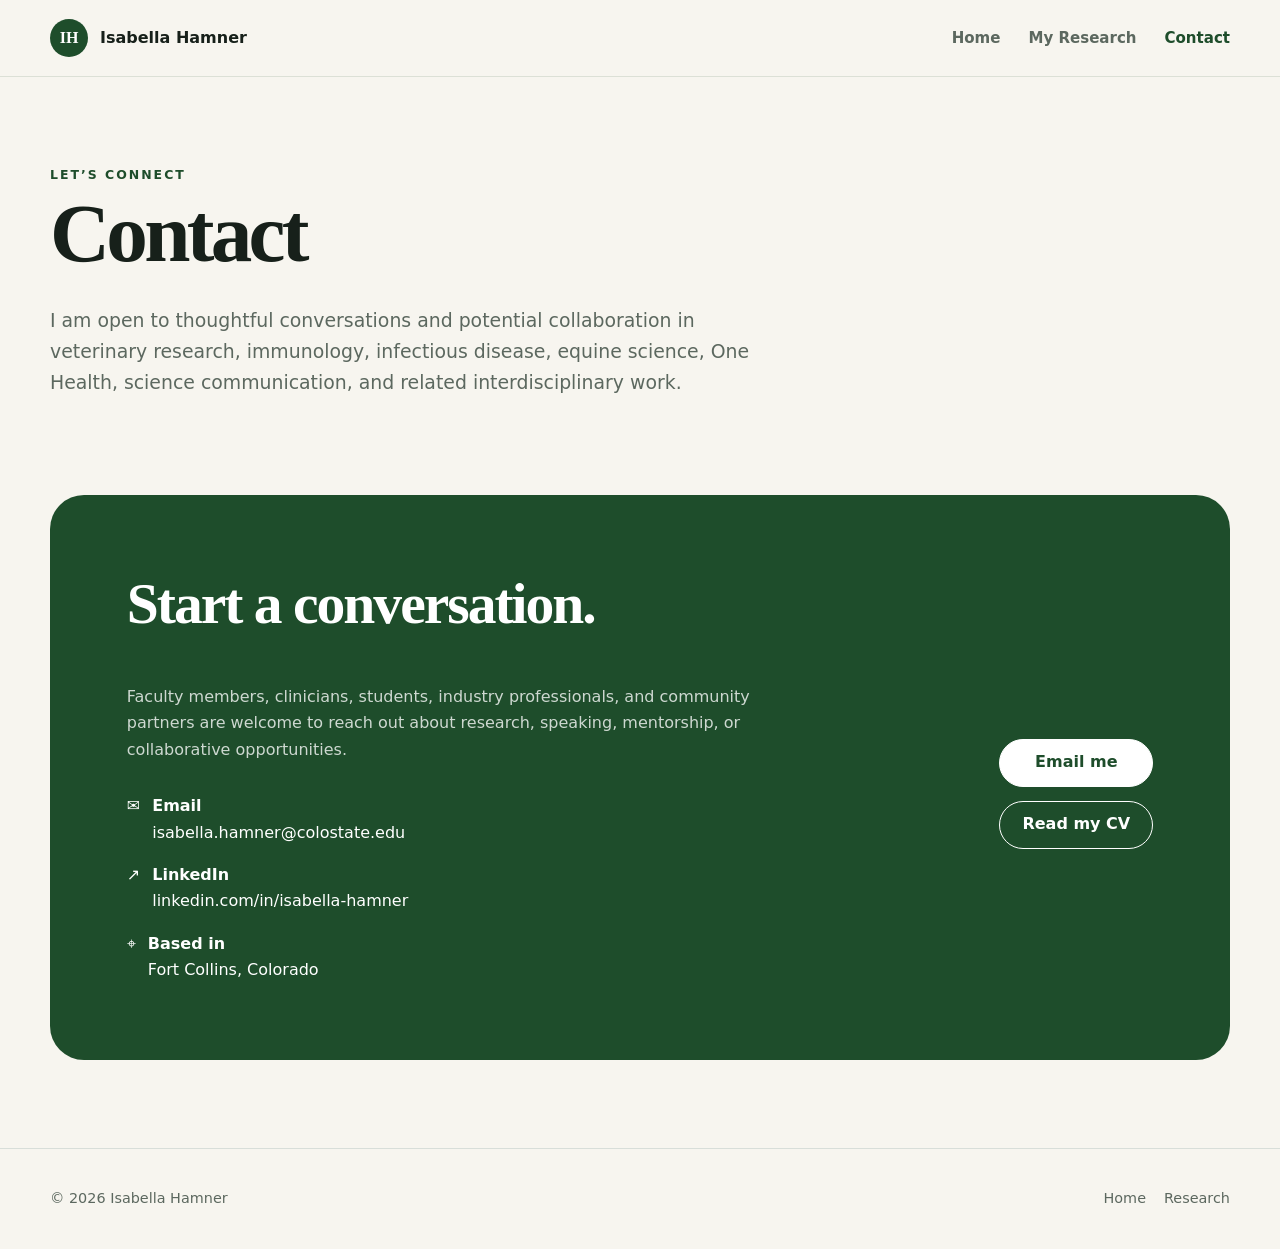
<file: contact.html>
<!doctype html><html lang="en"><head><meta charset="utf-8"><meta name="viewport" content="width=device-width, initial-scale=1"><meta name="description" content="Contact Isabella Hamner about research and collaboration."><title>Contact | Isabella Hamner</title><link rel="stylesheet" href="styles.css"></head><body>
<a class="skip-link" href="#main">Skip to content</a><header class="site-header"><div class="container nav-wrap"><a class="brand" href="index.html"><span class="brand-mark">IH</span><span>Isabella Hamner</span></a><button class="menu-button" aria-label="Open navigation" aria-expanded="false">☰</button><nav class="nav-links"><a href="index.html">Home</a><a href="research.html">My Research</a><a href="contact.html" aria-current="page">Contact</a></nav></div></header>
<main id="main"><section class="page-hero"><div class="container"><span class="eyebrow">Let’s connect</span><h1>Contact</h1><p class="lede">I am open to thoughtful conversations and potential collaboration in veterinary research, immunology, infectious disease, equine science, One Health, science communication, and related interdisciplinary work.</p></div></section><section class="section" style="padding-top:24px"><div class="container contact-panel"><div><h2>Start a conversation.</h2><p>Faculty members, clinicians, students, industry professionals, and community partners are welcome to reach out about research, speaking, mentorship, or collaborative opportunities.</p><div class="contact-list"><div class="contact-item"><span>✉</span><div><strong>Email</strong><span>isabella.hamner@colostate.edu</span></div></div><div class="contact-item"><span>↗</span><div><strong>LinkedIn</strong><span>linkedin.com/in/isabella-hamner</span></div></div><div class="contact-item"><span>⌖</span><div><strong>Based in</strong><span>Fort Collins, Colorado</span></div></div></div></div><div class="button-row" style="flex-direction:column"><a class="button button-light" href="mailto:isabella.hamner@colostate.edu">Email me</a><a class="button" style="border-color:white;color:white" href="assets/Isabella-Hamner-CV.pdf">Read my CV</a></div></div></section></main>
<footer class="site-footer"><div class="container footer-grid"><span>© <span data-year></span> Isabella Hamner</span><div class="footer-links"><a href="index.html">Home</a><a href="research.html">Research</a></div></div></footer><script src="script.js"></script></body></html>
</file>
<file: styles.css>
:root {
  --csu-green: #1e4d2b;
  --csu-green-dark: #12351d;
  --csu-green-light: #dce8df;
  --csu-gold: #c8c372;
  --cream: #f7f5ef;
  --ink: #17201a;
  --muted: #5c685f;
  --white: #ffffff;
  --line: #d8ded9;
  --shadow: 0 18px 45px rgba(22, 51, 31, 0.12);
  --radius: 22px;
  --max: 1180px;
}

* { box-sizing: border-box; }
html { scroll-behavior: smooth; }
body {
  margin: 0;
  font-family: Inter, ui-sans-serif, system-ui, -apple-system, BlinkMacSystemFont, "Segoe UI", sans-serif;
  color: var(--ink);
  background: var(--cream);
  line-height: 1.65;
}
img { max-width: 100%; display: block; }
a { color: inherit; }
.container { width: min(calc(100% - 40px), var(--max)); margin-inline: auto; }
.eyebrow { font-size: .78rem; letter-spacing: .16em; text-transform: uppercase; font-weight: 800; color: var(--csu-green); }
.skip-link { position: absolute; left: -999px; top: 0; background: var(--white); padding: 10px; z-index: 50; }
.skip-link:focus { left: 12px; top: 12px; }

.site-header {
  position: sticky;
  top: 0;
  z-index: 20;
  border-bottom: 1px solid rgba(30,77,43,.12);
  background: rgba(247,245,239,.92);
  backdrop-filter: blur(14px);
}
.nav-wrap { min-height: 76px; display: flex; align-items: center; justify-content: space-between; gap: 24px; }
.brand { display: inline-flex; align-items: center; gap: 12px; text-decoration: none; font-weight: 800; }
.brand-mark { width: 38px; height: 38px; border-radius: 50%; display: grid; place-items: center; color: var(--white); background: var(--csu-green); font-family: Georgia, serif; }
.nav-links { display: flex; align-items: center; gap: 28px; }
.nav-links a { text-decoration: none; font-size: .94rem; font-weight: 700; color: var(--muted); }
.nav-links a:hover, .nav-links a[aria-current="page"] { color: var(--csu-green); }
.menu-button { display: none; background: none; border: 0; font-size: 1.6rem; color: var(--csu-green); }

.hero { padding: 90px 0 74px; overflow: hidden; }
.hero-grid { display: grid; grid-template-columns: 1.16fr .84fr; align-items: center; gap: 72px; }
h1, h2, h3 { font-family: Georgia, "Times New Roman", serif; line-height: 1.12; margin-top: 0; }
h1 { font-size: clamp(3rem, 7vw, 5.8rem); letter-spacing: -.045em; margin-bottom: 24px; }
h2 { font-size: clamp(2.2rem, 4.5vw, 3.7rem); letter-spacing: -.035em; }
h3 { font-size: 1.55rem; }
.lede { font-size: 1.18rem; color: var(--muted); max-width: 700px; }
.hero-actions, .button-row { display: flex; flex-wrap: wrap; gap: 14px; margin-top: 32px; }
.button { display: inline-flex; align-items: center; justify-content: center; gap: 9px; min-height: 48px; padding: 0 22px; border-radius: 999px; text-decoration: none; font-weight: 800; border: 1px solid var(--csu-green); transition: transform .18s ease, background .18s ease; }
.button:hover { transform: translateY(-2px); }
.button-primary { background: var(--csu-green); color: var(--white); }
.button-secondary { color: var(--csu-green); background: transparent; }
.button-light { border-color: var(--white); color: var(--csu-green); background: var(--white); }

.portrait-frame { position: relative; width: min(100%, 430px); margin-inline: auto; }
.portrait-card { aspect-ratio: 4/5; border-radius: 210px 210px 28px 28px; overflow: hidden; box-shadow: var(--shadow); background: linear-gradient(145deg, #214e2d, #7f987f); border: 9px solid var(--white); }
.portrait-card img { width: 100%; height: 100%; object-fit: cover; }
.portrait-placeholder { height: 100%; display: grid; place-items: center; color: rgba(255,255,255,.95); text-align: center; padding: 30px; }
.portrait-placeholder strong { font-family: Georgia, serif; font-size: 5rem; display: block; }
.portrait-placeholder span { font-size: .85rem; letter-spacing: .08em; text-transform: uppercase; }
.portrait-accent { position: absolute; width: 120px; height: 120px; border: 2px solid var(--csu-gold); border-radius: 50%; right: -26px; bottom: 28px; z-index: -1; }

.affiliation-strip { background: var(--white); border-block: 1px solid var(--line); }
.affiliation-grid { min-height: 110px; display: grid; grid-template-columns: auto 1fr; gap: 28px; align-items: center; }
.affiliation-badge { width: 68px; height: 68px; border-radius: 16px; display: grid; place-items: center; color: white; background: var(--csu-green); font-family: Georgia, serif; font-weight: 800; font-size: 1.2rem; }
.affiliation-grid p { margin: 3px 0 0; color: var(--muted); }

.section { padding: 88px 0; }
.section-heading { max-width: 770px; margin-bottom: 38px; }
.section-heading p { color: var(--muted); font-size: 1.08rem; }
.card-grid { display: grid; grid-template-columns: repeat(3, 1fr); gap: 22px; }
.info-card { background: var(--white); border: 1px solid var(--line); border-radius: var(--radius); padding: 30px; box-shadow: 0 10px 26px rgba(22,51,31,.055); }
.info-card p { color: var(--muted); margin-bottom: 0; }
.card-number { font-size: .82rem; font-weight: 900; color: var(--csu-green); margin-bottom: 26px; }

.feature { background: var(--csu-green-dark); color: var(--white); }
.feature-grid { display: grid; grid-template-columns: .95fr 1.05fr; gap: 56px; align-items: center; }
.research-visual { min-height: 420px; border-radius: var(--radius); overflow: hidden; background: var(--white); }
.research-visual img { width: 100%; height: 100%; object-fit: cover; }
.feature .eyebrow { color: var(--csu-gold); }
.feature p { color: rgba(255,255,255,.78); }
.meta { display: flex; gap: 14px; flex-wrap: wrap; margin: 22px 0; }
.tag { padding: 7px 11px; border-radius: 999px; background: rgba(255,255,255,.1); font-size: .78rem; font-weight: 750; }

.page-hero { padding: 84px 0 54px; }
.page-hero h1 { font-size: clamp(3rem, 7vw, 5.2rem); }
.research-list { display: grid; gap: 32px; }
.research-card { display: grid; grid-template-columns: .82fr 1.18fr; background: var(--white); border-radius: var(--radius); overflow: hidden; border: 1px solid var(--line); box-shadow: var(--shadow); }
.research-card-image { min-height: 390px; background: var(--csu-green-light); }
.research-card-image img { width: 100%; height: 100%; object-fit: cover; }
.research-card-body { padding: clamp(30px, 5vw, 58px); align-self: center; }
.research-card-body p { color: var(--muted); }
.text-link { display: inline-flex; gap: 8px; align-items: center; color: var(--csu-green); font-weight: 850; text-decoration: none; }
.text-link:hover { text-decoration: underline; }

.article { padding: 40px 0 100px; }
.article-shell { display: grid; grid-template-columns: minmax(0, 760px) 240px; gap: 74px; align-items: start; }
.article-content { font-size: 1.07rem; }
.article-content h2 { font-size: 2.2rem; margin-top: 58px; }
.article-content p { color: #334037; }
.article-aside { position: sticky; top: 110px; padding: 22px; border-left: 3px solid var(--csu-gold); }
.article-aside p { margin: 4px 0 22px; color: var(--muted); font-size: .9rem; }

.contact-panel { border-radius: 34px; background: var(--csu-green); color: var(--white); padding: clamp(36px, 6vw, 78px); display: grid; grid-template-columns: 1fr auto; gap: 44px; align-items: center; }
.contact-panel p { color: rgba(255,255,255,.78); max-width: 680px; }
.contact-list { display: grid; gap: 16px; margin-top: 30px; }
.contact-item { display: flex; gap: 12px; align-items: flex-start; }
.contact-item strong { display: block; }

.site-footer { padding: 38px 0; border-top: 1px solid var(--line); color: var(--muted); font-size: .9rem; }
.footer-grid { display: flex; justify-content: space-between; gap: 20px; flex-wrap: wrap; }
.footer-links { display: flex; gap: 18px; }
.footer-links a { text-decoration: none; }

.notice { padding: 14px 18px; background: #fff8d9; border: 1px solid #e9d985; border-radius: 12px; color: #5a4d14; font-size: .9rem; margin-top: 24px; }

@media (max-width: 860px) {
  .hero-grid, .feature-grid, .research-card, .article-shell, .contact-panel { grid-template-columns: 1fr; }
  .hero { padding-top: 58px; }
  .portrait-frame { margin-top: 18px; }
  .card-grid { grid-template-columns: 1fr; }
  .article-aside { position: static; }
  .contact-panel { gap: 16px; }
  .nav-links { display: none; position: absolute; top: 76px; inset-inline: 0; padding: 22px; background: var(--cream); border-bottom: 1px solid var(--line); flex-direction: column; align-items: flex-start; }
  .nav-links.open { display: flex; }
  .menu-button { display: block; }
}
@media (max-width: 540px) {
  .container { width: min(calc(100% - 26px), var(--max)); }
  .affiliation-grid { grid-template-columns: 1fr; padding: 24px 0; gap: 12px; }
  .research-card-image { min-height: 260px; }
  h1 { font-size: 3.2rem; }
}


/* Research affiliation navigation */
.affiliations-section { background: var(--white); border-block: 1px solid var(--line); }
.affiliation-card-grid { display: grid; grid-template-columns: repeat(3, 1fr); gap: 24px; }
.affiliation-card {
  min-width: 0;
  display: flex;
  flex-direction: column;
  overflow: hidden;
  background: var(--csu-green);
  border: 1px solid rgba(30,77,43,.24);
  border-radius: var(--radius);
  text-decoration: none;
  box-shadow: 0 12px 30px rgba(22,51,31,.12);
  transition: transform .28s ease, box-shadow .28s ease, border-color .28s ease;
}
.affiliation-card:hover,
.affiliation-card:focus-visible {
  transform: translateY(-7px);
  box-shadow: 0 22px 44px rgba(22,51,31,.20);
  border-color: rgba(30,77,43,.55);
}
.logo-panel {
  min-height: 205px;
  padding: 10px 14px;
  display: grid;
  place-items: center;
  overflow: hidden;
  background: #f5f2e8;
  border-bottom: 0;
}
.logo-panel img {
  width: 100%;
  height: 176px;
  object-fit: contain;
  transition: transform .35s ease;
}
.affiliation-card:hover .logo-panel img,
.affiliation-card:focus-visible .logo-panel img { transform: scale(1.035); }
.affiliation-card-copy {
  display: flex;
  flex-direction: column;
  align-items: flex-start;
  flex: 1;
  padding: 22px 24px 24px;
  background: var(--csu-green);
}
.affiliation-card-copy strong {
  font-family: Georgia, "Times New Roman", serif;
  font-size: 1.55rem;
  line-height: 1.15;
  color: var(--white);
}
.affiliation-card-copy small {
  display: block;
  margin-top: 8px;
  color: rgba(255,255,255,.78);
  font-size: .94rem;
  line-height: 1.5;
}
.affiliation-card-copy .eyebrow { color: #d8e6d9; }
.card-arrow {
  margin-top: auto;
  padding-top: 18px;
  color: var(--white);
  font-weight: 850;
  font-size: .9rem;
  transition: transform .24s ease;
}
.affiliation-card:hover .card-arrow,
.affiliation-card:focus-visible .card-arrow { transform: translateX(5px); }
.affiliation-card-large .logo-panel { min-height: 270px; padding: 12px 16px; }
.affiliation-card-large .logo-panel img { height: 238px; }
.affiliation-card-large .affiliation-card-copy { padding: 24px 26px 27px; }
.affiliation-card-large .affiliation-card-copy .eyebrow { margin-bottom: 10px; }
.affiliation-card-grid-compact .logo-panel { min-height: 190px; padding: 8px 12px; }
.affiliation-card-grid-compact .logo-panel img { height: 164px; }

.lab-hero { padding: 78px 0 62px; background: linear-gradient(135deg, var(--cream), var(--csu-green-light)); border-bottom: 1px solid var(--line); }
.lab-hero-grid { display: grid; grid-template-columns: 1fr 310px; gap: 70px; align-items: center; }
.lab-hero h1 { font-size: clamp(3rem, 6vw, 5.2rem); margin-bottom: 20px; }
.lab-hero-logo { min-height: 220px; display: grid; place-items: center; padding: 30px; background: var(--white); border: 1px solid var(--line); border-radius: var(--radius); box-shadow: var(--shadow); }
.lab-hero-logo img { width: 100%; max-height: 150px; object-fit: contain; }
.back-link { display: block; width: fit-content; margin-bottom: 28px; color: var(--csu-green); font-weight: 800; text-decoration: none; }
.back-link:hover { text-decoration: underline; }
.empty-state { padding: clamp(30px, 5vw, 55px); background: var(--white); border: 1px dashed #afbbb1; border-radius: var(--radius); }
.empty-state h3 { margin: 8px 0 12px; }
.empty-state p { color: var(--muted); margin-bottom: 0; }
.tag-light { background: #e8f0ea; color: var(--csu-green); }

@media (max-width: 860px) {
  .affiliation-card-grid, .lab-hero-grid { grid-template-columns: 1fr; }
  .lab-hero-logo { max-width: 420px; width: 100%; }
}
</file>
